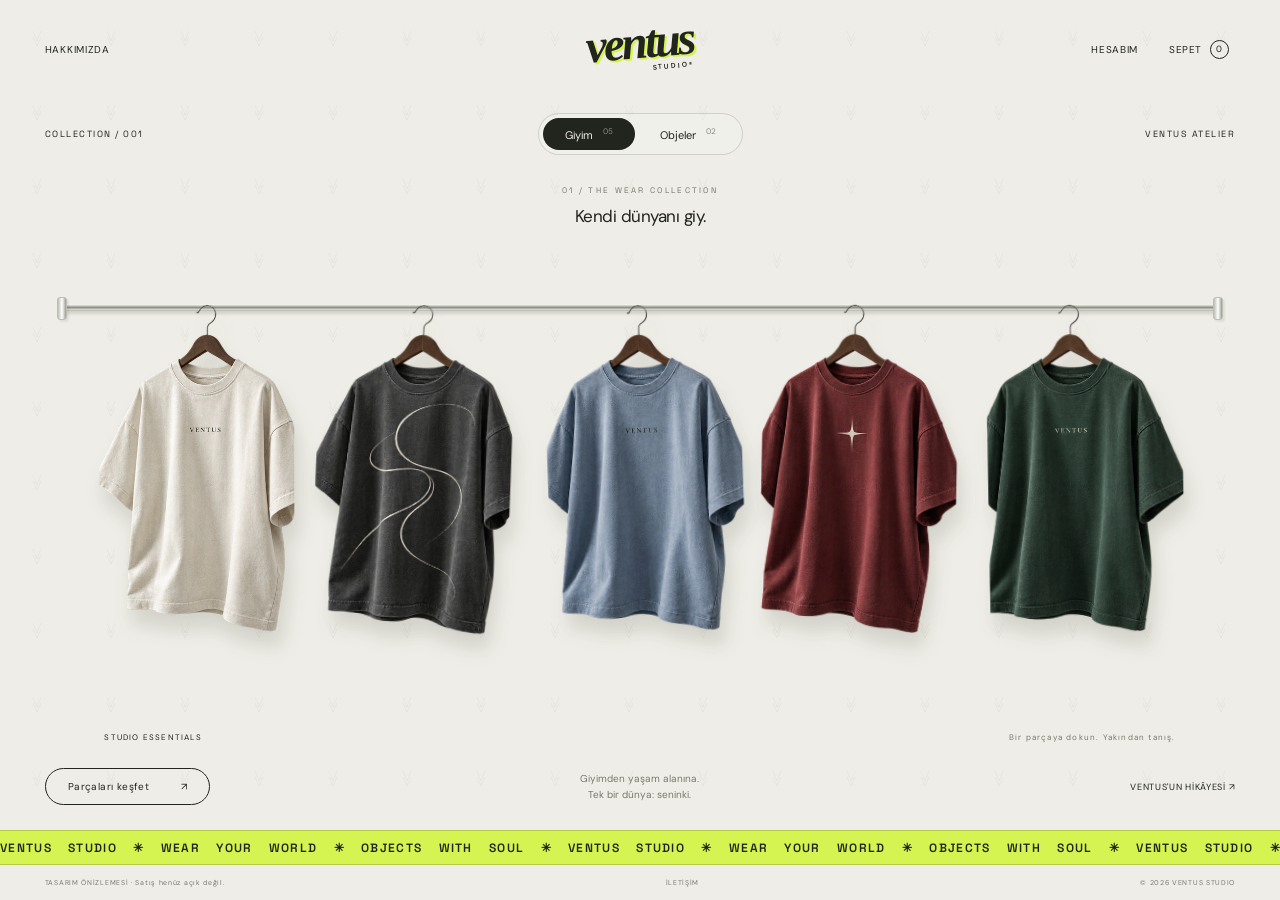
<file: index.html>
<!doctype html><html lang="tr"><head><meta charset="UTF-8"><meta name="viewport" content="width=device-width, initial-scale=1"><meta name="theme-color" content="#eeeDE7"><meta name="description" content="Ventus Studio. Giyim ve epoksi objeler için etkileşimli koleksiyon."><title>VENTUS — The studio collection</title><link rel="stylesheet" href="style.css?v=2"></head><body>
<header><button class="text-link" id="about-open">Hakkımızda</button><a class="brand" href="./" aria-label="Ventus ana sayfa">ventus<span>STUDIO®</span></a><div class="header-right"><button class="text-link" id="account-open">Hesabım</button><button class="bag" id="cart-open" aria-label="Sepeti aç">Sepet <span id="cart-count">0</span></button></div></header>
<main><section class="showroom" aria-label="Ventus etkileşimli koleksiyon"><div class="scene-heading"><span class="season">COLLECTION / 001</span><div class="switch" role="group" aria-label="Koleksiyon seçimi"><button data-collection="wear" class="active" aria-pressed="true">Giyim <span>05</span></button><button data-collection="objects" aria-pressed="false">Objeler <span>02</span></button></div><span class="season right-season">VENTUS ATELIER</span></div><div class="scene-label"><span id="collection-number">01 / THE WEAR COLLECTION</span><h1 id="collection-title">Kendi dünyanı giy.</h1></div>
<div class="stage-scroll" id="stage-scroll"><div class="stage" id="stage"></div></div><div class="stage-caption"><span id="hover-name">STUDIO ESSENTIALS</span><span id="interaction-hint">Bir parçaya dokun. Yakından tanış.</span></div>
<div class="scene-footer"><button class="outline-button" id="explore">Parçaları keşfet <span>↗</span></button><p>Giyimden yaşam alanına.<br>Tek bir dünya: seninki.</p><button class="text-link" id="story-open">Ventus'un hikâyesi ↗</button></div></section></main>
<div class="ticker" aria-hidden="true"><div>VENTUS STUDIO ✳ WEAR YOUR WORLD ✳ OBJECTS WITH SOUL ✳ VENTUS STUDIO ✳ WEAR YOUR WORLD ✳ OBJECTS WITH SOUL ✳ VENTUS STUDIO ✳ WEAR YOUR WORLD ✳ OBJECTS WITH SOUL ✳</div></div><footer><span>TASARIM ÖNİZLEMESİ · Satış henüz açık değil.</span><button class="text-link" id="contact-open">İletişim</button><span>© <span id="year"></span> VENTUS STUDIO</span></footer>
<dialog id="product-dialog" class="product-dialog" aria-labelledby="product-title"><div class="detail-nav"><span>VENTUS / COLLECTION 001</span><button data-close="product-dialog" aria-label="Ürün detayını kapat">Kapat ✕</button></div><div class="product-view" id="product-view"></div></dialog>
<dialog id="cart-dialog" class="side-dialog" aria-labelledby="cart-title"><button class="close" data-close="cart-dialog" aria-label="Sepeti kapat">✕</button><span class="eyebrow">YOUR SELECTION</span><h2 id="cart-title">Seçtiğin parçalar.</h2><p class="muted">Önizleme sepeti · Henüz sipariş alınmıyor.</p><div id="cart-items"></div><button class="solid-button" id="checkout">Ödeme hakkında ↗</button></dialog>
<dialog id="info-dialog" class="info-dialog" aria-labelledby="info-title"><button class="close" data-close="info-dialog" aria-label="Pencereyi kapat">✕</button><span class="eyebrow">VENTUS STUDIO</span><h2 id="info-title"></h2><p id="info-copy"></p><button class="outline-button" data-close="info-dialog">Koleksiyona dön ↗</button></dialog><div id="toast" class="toast" role="status" aria-live="polite"></div><script src="app.js?v=2"></script></body></html>
</file>
<file: style.css>
@import url('https://fonts.googleapis.com/css2?family=DM+Sans:wght@400;500;600;700&family=Space+Grotesk:wght@400;500;600;700&display=swap');
:root{--paper:#eeede7;--ink:#22241e;--acid:#d5f451;--muted:#77796e;--line:#22241e28}*{box-sizing:border-box}body{margin:0;color:var(--ink);background:var(--paper);font-family:'DM Sans',sans-serif;font-size:13px;background-image:url("data:image/svg+xml,%3Csvg xmlns='http://www.w3.org/2000/svg' width='74' height='74' viewBox='0 0 74 74'%3E%3Cpath d='m33 31 4 10 4-10m-8 6 4 9 4-9' stroke='%235a5d4e' stroke-opacity='.055' fill='none' stroke-width='1'/%3E%3C/svg%3E")}button,a{-webkit-tap-highlight-color:transparent}button{font:inherit;cursor:pointer;color:inherit;border:0;background:none}a{color:inherit;text-decoration:none}button:focus-visible,a:focus-visible{outline:2px solid #657d22;outline-offset:6px}header{height:98px;padding:0 3.5%;display:flex;align-items:center;justify-content:space-between;position:relative;z-index:2}.text-link{padding:8px 0;font-size:10px;text-transform:uppercase;letter-spacing:.7px}.brand{position:absolute;left:50%;transform:translateX(-50%) rotate(-5deg);font-family:Georgia,serif;font-size:47px;font-weight:900;font-style:italic;line-height:.8;letter-spacing:-3px;text-shadow:2px 2px 0 var(--acid)}.brand span{display:block;text-align:right;font-family:'DM Sans',sans-serif;letter-spacing:2px;font-weight:600;font-size:7px;line-height:1.9;font-style:normal;text-shadow:none}.header-right{display:flex;gap:25px;align-items:center}.bag{font-size:10px;text-transform:uppercase;letter-spacing:.5px}.bag span{font-size:9px;border:1px solid var(--ink);width:19px;height:19px;border-radius:50%;display:inline-grid;place-items:center;margin-left:5px}.showroom{min-height:calc(100svh - 168px);display:flex;flex-direction:column;padding:0 3.5%;position:relative}.scene-heading{display:flex;justify-content:space-between;align-items:center;padding-top:15px}.season{font-family:'Space Grotesk',sans-serif;font-size:9px;letter-spacing:1.5px;min-width:160px}.right-season{text-align:right}.switch{display:flex;border:1px solid var(--line);border-radius:40px;padding:4px;gap:3px;background:#f8f7f244}.switch button{padding:8px 22px;border-radius:25px;font-size:11px;transition:background .25s}.switch button span{font-size:8px;vertical-align:super;margin-left:7px;opacity:.5}.switch button.active{background:var(--ink);color:var(--paper)}.scene-label{text-align:center;margin:25px 0 10px}.scene-label>span{font-family:'Space Grotesk',sans-serif;font-size:8px;letter-spacing:2.3px;color:var(--muted)}h1{font-weight:400;font-size:17px;letter-spacing:-.5px;margin:8px 0 0}.stage-scroll{width:100%;flex:1;display:flex;align-items:center;min-height:340px;overflow:hidden}.stage{position:relative;width:min(1180px,100%);margin:0 auto;display:flex;align-items:flex-start;justify-content:center;padding:16px 36px 25px;isolation:isolate;transform:translateY(-4px)}.rail{height:7px;position:absolute;top:30px;left:10px;right:10px;background:linear-gradient(#fff 0%,#d3d3ca 22%,#8f9187 50%,#d7d8cf 80%,#b1b3a8);box-shadow:0 3px 3px #22241e22;border-radius:3px;z-index:-1}.rail:before,.rail:after{content:'';position:absolute;top:-7px;width:8px;height:21px;border:1px solid #bcbdb3;background:linear-gradient(90deg,#bdbfb5,#fff,#999e90);border-radius:3px;box-shadow:2px 2px 2px #0001}.rail:before{left:-3px}.rail:after{right:-3px}.piece{position:relative;width:20%;flex-shrink:0;padding:0;transform-origin:50% 7%;transition:transform .55s cubic-bezier(.2,.8,.2,1),filter .35s,opacity .35s;filter:drop-shadow(5px 16px 9px #383b2b25);animation:arrive .9s both;animation-delay:calc(var(--i)*.07s)}.garment{background-image:url('assets/ventus-rack-v2.png');background-size:500% 100%;background-position:var(--pos) center;background-repeat:no-repeat;width:100%;aspect-ratio:2172 / 3620;display:block}.piece:nth-of-type(2){transform:rotate(2deg)}.piece:nth-of-type(3){transform:rotate(-2deg)}.piece:nth-of-type(4){transform:rotate(1deg)}.piece:nth-of-type(5){transform:rotate(-1deg)}.piece:hover,.piece:focus-visible{transform:translateY(-13px) rotate(-3deg) scale(1.09);z-index:3;filter:drop-shadow(7px 24px 12px #383b2b35)}.stage:has(.piece:hover) .piece:not(:hover){opacity:.65;filter:blur(.3px) drop-shadow(5px 15px 9px #383b2b20)}.piece-name{position:absolute;left:50%;bottom:-20px;transform:translate(-50%,8px);white-space:nowrap;font-size:9px;letter-spacing:1px;opacity:0;transition:.3s;font-family:'Space Grotesk',sans-serif}.piece:hover .piece-name,.piece:focus-visible .piece-name{opacity:1;transform:translate(-50%,0)}.stage-caption{display:flex;justify-content:space-between;padding:3px 5% 20px;font-size:8px;letter-spacing:1.2px;color:var(--muted)}.stage-caption span:first-child{color:var(--ink)}.scene-footer{padding:6px 0 25px;display:grid;grid-template-columns:1fr 1fr 1fr;align-items:center;gap:15px}.scene-footer p{text-align:center;font-size:10px;line-height:1.6;color:var(--muted);margin:0}.scene-footer>.text-link{justify-self:end;font-size:9px}.outline-button{border:1px solid var(--ink);padding:11px 22px;border-radius:25px;font-size:10px;letter-spacing:.4px;justify-self:start;transition:background .2s}.outline-button:hover{background:var(--ink);color:var(--paper)}.outline-button span{margin-left:28px}.ticker{height:35px;background:var(--acid);overflow:hidden;border-top:1px solid #252e1833;border-bottom:1px solid #252e1833;font-family:'Space Grotesk',sans-serif;display:flex;align-items:center;font-size:12px;font-weight:600;letter-spacing:1.3px}.ticker>div{white-space:nowrap;word-spacing:12px;animation:marquee 38s linear infinite}footer{height:35px;padding:0 3.5%;display:flex;justify-content:space-between;align-items:center;font-size:7px;letter-spacing:.7px;color:var(--muted)}footer .text-link{font-size:7px}.objects-stage{min-height:350px;gap:100px;padding-top:15px;align-items:center}.object-piece{position:relative;width:270px;text-align:left;padding:0;animation:arrive .7s both}.object-photo{height:290px;background:#d5d5ca;box-shadow:5px 20px 30px #2c2f2025;overflow:hidden;transition:transform .5s}.object-photo img{display:block;width:100%;height:100%;object-fit:cover;transition:transform .7s}.object-piece:hover .object-photo{transform:translateY(-12px) rotate(-2deg)}.object-piece:hover img{transform:scale(1.04)}.object-piece:after{content:'';display:block;width:calc(100% + 25px);margin:27px -12px 0;height:14px;background:linear-gradient(#f8f8f1,#d8d9cf);box-shadow:0 12px 16px #363b2722;transform:skewX(-8deg)}.object-name{display:flex;justify-content:space-between;font-size:9px;letter-spacing:.6px;margin-top:12px}.object-num{position:absolute;left:-35px;top:0;font-size:8px;color:var(--muted);writing-mode:vertical-rl;letter-spacing:2px}dialog{color:var(--ink);border:0;background:var(--paper);padding:38px;max-height:94svh;max-width:calc(100% - 24px);overflow:auto}dialog::backdrop{background:#252a20b3;backdrop-filter:blur(7px)}.product-dialog{width:min(1150px,96vw);padding:0;background-color:var(--paper);background-image:inherit}.detail-nav{display:flex;justify-content:space-between;padding:23px 32px;border-bottom:1px solid var(--line);font-size:9px;letter-spacing:1.3px}.detail-nav button{font-size:10px}.product-layout{display:grid;grid-template-columns:1.25fr 1fr;gap:50px;padding:25px 65px 40px;min-height:520px}.detail-art{display:flex;align-items:center;justify-content:center;position:relative;background:radial-gradient(ellipse,#dedfd36b,transparent 70%)}.detail-art .garment{height:min(62svh,570px);width:auto;aspect-ratio:2172 / 3620;filter:drop-shadow(10px 20px 15px #303a292a);animation:detail-in .6s}.detail-art img{width:100%;height:430px;object-fit:contain;animation:detail-in .6s}.detail-copy{padding:35px 0;align-self:center}.eyebrow{font-family:'Space Grotesk',sans-serif;font-size:9px;letter-spacing:1.6px}.detail-copy h2{font-family:'Space Grotesk',sans-serif;font-size:38px;font-weight:500;letter-spacing:-1.8px;line-height:1.1;margin:20px 0}.detail-copy p{font-size:12px;line-height:1.9;color:var(--muted)}.swatches{display:flex;gap:9px;margin:25px 0}.swatches button{width:18px;height:18px;border-radius:50%;background:var(--swatch);border:2px solid var(--paper);outline:1px solid transparent}.swatches button.selected{outline-color:var(--ink)}.label{display:block;font-size:9px;letter-spacing:1px;margin:22px 0 12px}.sizes{display:flex;gap:8px}.sizes button{border:1px solid var(--line);width:41px;height:38px;font-size:11px}.sizes button.selected{background:var(--ink);color:var(--paper)}.solid-button{width:100%;background:var(--ink);color:var(--paper);padding:16px 20px;display:block;font-size:11px;margin-top:18px;text-align:center}.solid-button:hover{background:#454c34}.price-note{font-size:11px;display:block;margin-top:25px}.detail-error{font-size:10px;color:#9c442c;min-height:15px;margin-top:14px}.detail-copy .legal-note{font-size:9px;line-height:1.7;margin-top:13px}.detail-bottom{display:flex;justify-content:space-between;align-items:center;border-top:1px solid var(--line);padding:13px 32px;font-size:9px;letter-spacing:1px}.detail-bottom button{padding:6px;font-size:16px}.side-dialog{width:470px;margin-right:12px;margin-top:12px;min-height:calc(100svh - 24px);padding:40px 30px}.close{position:absolute;right:15px;top:15px;width:30px;height:30px;font-size:18px}.side-dialog h2,.info-dialog h2{font-family:'Space Grotesk',sans-serif;font-size:30px;font-weight:400;letter-spacing:-1px;margin:25px 0}.muted{color:var(--muted);font-size:11px;line-height:1.8}.cart-line{padding:22px 0;border-bottom:1px solid var(--line);display:flex;justify-content:space-between;gap:15px}.cart-line h3{font-size:12px;font-weight:500;margin:0 0 8px}.cart-line p{font-size:10px;color:var(--muted);margin:0}.quantity{display:flex;gap:12px;align-items:center;margin-top:13px;font-size:11px}.quantity button{border:1px solid var(--line);width:25px;height:25px}.remove{font-size:9px;text-decoration:underline}.empty{padding:35px 0;color:var(--muted);font-size:12px}.info-dialog{width:480px;padding:55px 40px}.info-dialog p{font-size:13px;line-height:1.9;color:var(--muted);margin-bottom:25px}.toast{position:fixed;bottom:65px;left:50%;transform:translate(-50%,20px);background:var(--ink);color:var(--paper);padding:15px 25px;font-size:11px;opacity:0;pointer-events:none;z-index:20;transition:.3s;white-space:nowrap}.toast.show{opacity:1;transform:translate(-50%,0)}@keyframes arrive{from{opacity:0;translate:0 -12px;rotate:3deg}to{opacity:1;translate:0 0;rotate:0deg}}@keyframes detail-in{from{opacity:0;transform:scale(.95) translateY(10px)}to{opacity:1;transform:none}}@keyframes marquee{to{transform:translateX(-40%)}}
@media(min-width:1600px){.stage{max-width:1400px}.scene-label{margin-top:35px}.showroom{max-width:1800px;margin:auto}}@media(max-width:900px){.season{min-width:100px;font-size:7px}.header-right{gap:15px}.stage{padding-left:5px;padding-right:5px}.stage-scroll{min-height:300px}.product-layout{padding:20px 30px 30px;gap:20px}.detail-copy h2{font-size:30px}.objects-stage{gap:70px}.object-piece{width:230px}.object-photo{height:260px}.scene-footer>.text-link{font-size:8px}}
@media(max-width:600px){header{height:86px;padding:0 6%}.brand{font-size:40px}.header-right{gap:0}#account-open{display:none}.text-link,.bag{font-size:8px}.showroom{padding:0 6%;min-height:calc(100svh - 160px)}.scene-heading{padding-top:12px;justify-content:center}.season{display:none}.switch button{font-size:10px;padding:8px 24px}.scene-label{margin:25px 0 0}.scene-label>span{font-size:7px}h1{font-size:15px}.stage-scroll{margin-left:-6.8%;width:113.6%;overflow:auto;scrollbar-width:none;min-height:300px;flex:1;scroll-snap-type:x proximity}.stage-scroll::-webkit-scrollbar{display:none}.stage{width:850px;min-width:850px;margin:0;justify-content:center;padding:15px 23px 30px}.piece{scroll-snap-align:center}.garment{min-height:0}.rail{top:26px;left:9px;right:9px}.piece-name{font-size:8px;bottom:-19px}.stage-caption{font-size:7px;letter-spacing:.5px;gap:10px;padding:12px 0 20px}.stage-caption span:last-child{text-align:right}.scene-footer{grid-template-columns:1fr auto;padding:0 0 20px}.scene-footer p{display:none}.scene-footer>.text-link{font-size:7px}.outline-button{padding:10px 16px;font-size:9px}.outline-button span{margin-left:16px}.ticker{height:34px;font-size:10px}footer{height:40px;flex-wrap:wrap;padding:7px 6%;font-size:6px;gap:5px}footer>.text-link{display:none}.objects-stage{width:100%;min-width:100%;gap:25px;padding:25px 27px;align-items:center}.object-piece{width:calc(50% - 12px)}.object-photo{height:215px}.object-num{font-size:7px;left:-15px}.object-name{font-size:7px;letter-spacing:0;min-height:25px;line-height:1.6;gap:5px}.object-piece:after{margin-top:12px;height:10px;width:calc(100% + 10px);margin-left:-5px}.objects-stage .object-piece:first-child{transform:translateY(-15px)}.objects-stage .object-piece:last-child{transform:translateY(15px)}.product-dialog{max-height:96svh}.detail-nav{padding:17px;font-size:7px}.detail-nav button{font-size:9px}.product-layout{grid-template-columns:1fr;gap:0;padding:0 22px 20px;min-height:0}.detail-art .garment{height:300px;margin-top:8px}.detail-art img{height:270px;margin-top:15px}.detail-copy{padding:10px 0}.detail-copy h2{font-size:27px;margin:12px 0}.detail-copy p{font-size:11px;margin:9px 0}.swatches{margin:16px 0}.label{margin:15px 0 9px}.sizes button{height:31px;width:36px}.detail-error{margin-top:8px}.price-note{margin-top:15px}.solid-button{margin-top:10px;padding:14px}.detail-copy .legal-note{font-size:8px}.detail-bottom{padding:9px 17px;font-size:8px}.side-dialog{margin:auto;min-height:80svh;max-width:calc(100% - 20px)}.info-dialog{padding:45px 27px}.toast{font-size:10px;padding:13px 18px}.piece:hover,.piece:focus-visible{transform:translateY(-8px) scale(1.03)}}@media(prefers-reduced-motion:reduce){*,*:before,*:after{animation:none!important;transition:none!important}html{scroll-behavior:auto}}
.garment{clip-path:inset(0 6% 0 6%)}
</file>
